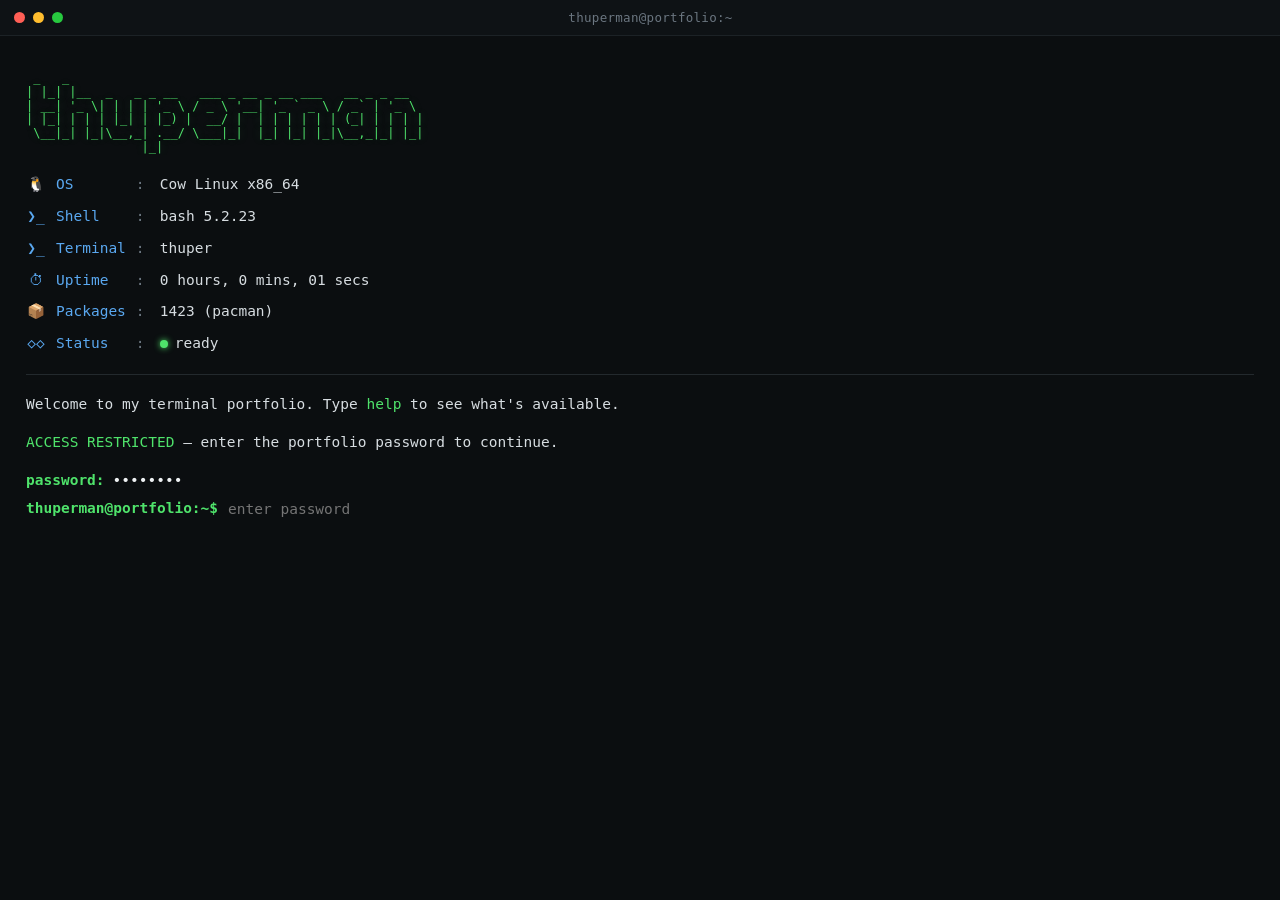
<file: index.html>
<!DOCTYPE html>
<html lang="en">
<head>
<meta charset="UTF-8">
<meta name="viewport" content="width=device-width, initial-scale=1.0">
<title>Thuperman — Developer &amp; Builder</title>
<meta name="description" content="I'm Thuperman — a developer and tech enthusiast building cool things with code.">
<link rel="icon" href="data:image/svg+xml,%3Csvg xmlns='http://www.w3.org/2000/svg' viewBox='0 0 64 64'%3E%3Crect width='64' height='64' rx='12' fill='%230b0e10'/%3E%3Ctext x='32' y='45' text-anchor='middle' font-family='monospace' font-size='40' font-weight='700' fill='%234fe36b'%3Et%3C/text%3E%3C/svg%3E">
<style>
:root{
  --bg: #0b0e10;
  --window-border: #1c2226;
  --green: #4fe36b;
  --green-dim: #2f8f45;
  --blue: #5aa8f0;
  --text: #d7dde1;
  --muted: #6b7680;
  --divider: #23292d;
  --font: "Fira Code","JetBrains Mono","Cascadia Code","Consolas",monospace;
}

*{ box-sizing: border-box; }

html,body{
  height:100%;
  margin:0;
  background:
    radial-gradient(circle at 20% 10%, #10151a 0%, #05070a 55%, #020304 100%);
  font-family: var(--font);
  color: var(--text);
}

.terminal{
  width:100vw;
  height:100vh;
  background: var(--bg);
  border: none;
  border-radius: 0;
  box-shadow: none;
  overflow: hidden;
  display:flex;
  flex-direction:column;
}

.titlebar{
  display:flex;
  align-items:center;
  gap:8px;
  padding: 10px 14px;
  background: #0e1215;
  border-bottom: 1px solid var(--window-border);
}
.dot{ width:11px; height:11px; border-radius:50%; }
.dot.red{ background:#ff5f56; }
.dot.yellow{ background:#ffbd2e; }
.dot.green{ background:#27c93f; }
.title-label{
  margin: 0 auto;
  transform: translateX(-18px);
  font-size: 12.5px;
  color: var(--muted);
  letter-spacing: .3px;
}

.screen{
  padding: 22px 26px 26px;
  font-size: 14.5px;
  line-height: 1.65;
  flex: 1 1 auto;
  min-height: 0;
  overflow-y: auto;
  cursor: text;
}
.screen::-webkit-scrollbar{ width:10px; }
.screen::-webkit-scrollbar-thumb{ background:#1d2327; border-radius: 10px; }
.screen::-webkit-scrollbar-track{ background: transparent; }

.prompt-line{
  display:flex;
  flex-wrap:wrap;
  gap: 8px;
  white-space: pre-wrap;
  word-break: break-word;
}
.ps{ color: var(--green); font-weight: 600; }
.ps .path{ color: var(--green); }
.cmd{ color: #eef1f3; }

.cursor-block{
  display:inline-block;
  width: 8px;
  height: 17px;
  background: var(--green);
  vertical-align: -3px;
  animation: blink 1.05s steps(1) infinite;
}
@keyframes blink{ 50%{ opacity: 0; } }

.ascii{
  color: var(--green);
  font-size: 12px;
  line-height: 1.15;
  margin: 14px 0 18px;
  white-space: pre;
  text-shadow: 0 0 8px rgba(79,227,107,0.25);
  overflow-x:auto;
}

.info{
  display:grid;
  grid-template-columns: 20px max-content 14px 1fr;
  align-items: baseline;
  row-gap: 8px;
  column-gap: 10px;
  margin-bottom: 18px;
}
.info .icon{ color: var(--blue); text-align:center; }
.info .label{ color: var(--blue); }
.info .colon{ color: var(--muted); }
.info .value{ color: var(--text); }
.status-dot{
  display:inline-block;
  width:8px; height:8px;
  border-radius:50%;
  background: var(--green);
  margin-right:7px;
  box-shadow: 0 0 6px var(--green);
}

.rule{
  border: none;
  border-top: 1px solid var(--divider);
  margin: 16px 0 18px;
}

.output{ margin: 2px 0 14px; color: var(--text); }
.output .folder{ color: var(--blue); }
.folders{
  display:grid;
  grid-template-columns: repeat(auto-fit, minmax(110px, max-content));
  column-gap: 34px;
  row-gap: 6px;
  margin: 2px 0 14px;
}

.muted{ color: var(--muted); }
.accent{ color: var(--green); }
.err{ color: #ff6b6b; }
.link{ color: var(--blue); text-decoration: underline; text-decoration-color: rgba(90,168,240,0.35); }

form.inputline{
  display:flex;
  align-items:center;
  gap:8px;
  margin-top: 4px;
}
form.inputline .ps{ flex-shrink:0; }
#cmdInput{
  flex:1;
  background: transparent;
  border: none;
  outline: none;
  color: #eef1f3;
  font-family: var(--font);
  font-size: 14.5px;
  caret-color: var(--green);
}

@media (max-width: 640px){
  .ascii{ font-size: 8px; }
  .screen{ padding: 16px; font-size: 13px; }
}

.neofetch-output{
  max-width:100%;
  overflow:hidden;
}
.neofetch-output .ascii{
  width:max-content;
  max-width:100%;
}
#cmdInput.sudo-password{
  caret-color: var(--green);
}

.help-row{
  display:flex;
  align-items:baseline;
  margin:0 0 4px;
  width:100%;
  min-width:0;
}
.help-row .help-cmd{
  color:var(--green);
  width:170px;
  flex:0 0 170px;
  white-space:nowrap;
}
.help-row .help-desc{
  color:var(--muted);
  white-space:nowrap;
  min-width:0;
}
@media (max-width: 640px){
  .help-row .help-cmd{
    width:125px;
    flex-basis:125px;
  }
}

</style>
</head>
<body>

<div class="terminal">
  <div class="titlebar">
    <span class="dot red"></span>
    <span class="dot yellow"></span>
    <span class="dot green"></span>
    <span class="title-label">thuperman@portfolio:~</span>
  </div>

  <div class="screen" id="screen">
   <div id="content">
    <pre class="ascii"> _   _                                                 
| |_| |__  _   _ _ __   ___ _ __ _ __ ___   __ _ _ __  
| __| '_ \| | | | '_ \ / _ \ '__| '_ ` _ \ / _` | '_ \ 
| |_| | | | |_| | |_) |  __/ |  | | | | | | (_| | | | |
 \__|_| |_|\__,_| .__/ \___|_|  |_| |_| |_|\__,_|_| |_|
                |_|                                    </pre>

    <div class="info">
      <span class="icon">🐧</span><span class="label">OS</span><span class="colon">:</span><span class="value">Cow Linux x86_64</span>
      <span class="icon">❯_</span><span class="label">Shell</span><span class="colon">:</span><span class="value">bash 5.2.23</span>
      <span class="icon">❯_</span><span class="label">Terminal</span><span class="colon">:</span><span class="value">thuper</span>
      <span class="icon">⏱</span><span class="label">Uptime</span><span class="colon">:</span><span class="value" id="uptimeVal">0 hours, 0 mins, 00 secs</span>
      <span class="icon">📦</span><span class="label">Packages</span><span class="colon">:</span><span class="value">1423 (pacman)</span>
      <span class="icon">◇◇</span><span class="label">Status</span><span class="colon">:</span><span class="value"><span class="status-dot"></span>ready</span>
    </div>

    <hr class="rule">

    <div class="output">Welcome to my terminal portfolio. Type <span class="accent">help</span> to see what's available.</div>
   </div>

    <form class="inputline" id="inputForm" autocomplete="off">
      <span class="ps">thuperman@portfolio:~$</span>
      <input type="text" id="cmdInput" spellcheck="false" autocomplete="off" autocapitalize="off" autofocus />
    </form>
  </div>
</div>

<script src="script.js"></script>

</body>
</html>
</file>
